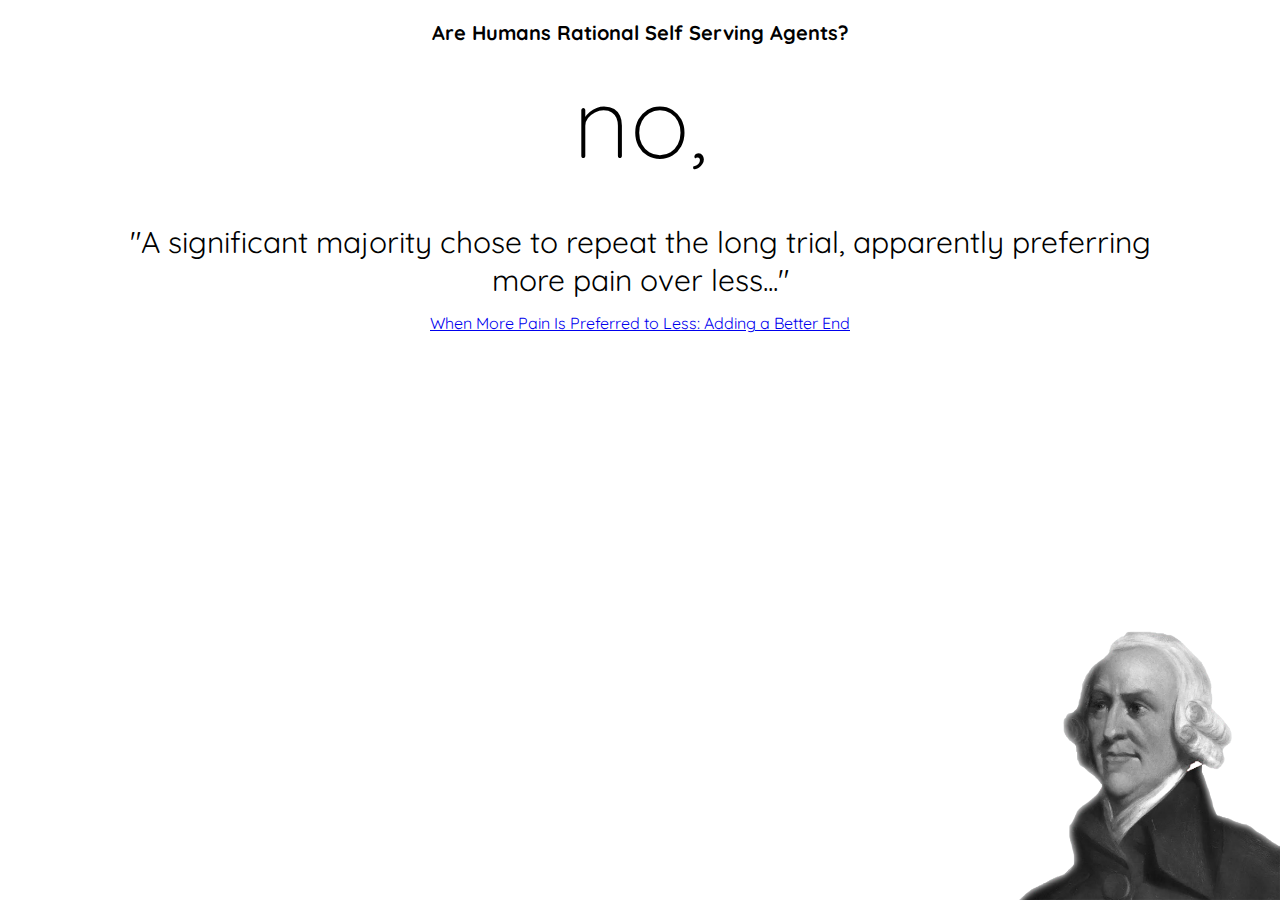
<file: index.html>
<!DOCTYPE html>
<html>
	<head>
		<link href='http://fonts.googleapis.com/css?family=Quicksand' rel='stylesheet' type='text/css'>
		<link href='https://fonts.googleapis.com/css?family=Roboto:400,100,100italic,300,300italic,400italic,500,700,500italic,700italic,900,900italic' rel='stylesheet' type='text/css'>	<link href="custom.css" rel="stylesheet" type="text/css">
	</head>
	<body>
		<h1>Are Humans Rational Self Serving Agents?</h1>
		<h2>no,</h2>
		<img id="smith" src="smith.png">
		<p>
			<script>
				var quote;
				var title;
				var num = Math.random();
				if (num < .33){
					quote = "\"...people systematically violate the requirements of consistency and coherence... inconsequential changes in the formulation of choice problems caused significant shifts in preference.\"";
					title = "The Framing of Decisions and the Psychology of Choice";
					title = title.link("http://psych.hanover.edu/classes/cognition/papers/tversky81.pdf");
				}
				if (num >= .33 && num < .66){
					quote = "\"...the sentencing decisions of experienced legal professionals are influenced by irrelevant sentencing demands even if they are blatantly determined at random.\"";
					title = "Playing Dice With Criminal Sentences: The Influence of Irrelevant Anchors on Experts\' Judicial Decision Making";
					title = title.link("http://psp.sagepub.com/content/32/2/188.full.pdf+html");
				}
				if (num >= .66){
					quote = "\"A significant majority chose to repeat the long trial, apparently preferring more pain over less...\"";
					title = "When More Pain Is Preferred to Less: Adding a Better End";
					title = title.link("http://brainimaging.waisman.wisc.edu/~perlman/0903-EmoPaper/KahnemanFredricksonSchreiberRedelmeier_1993_WhenMorePainIsPreferredToLess.pdf");
				}
				document.write(quote + "<br />");
				title = title.fontsize(3);
				document.write(title);
			</script>
		</p>
	</body>
</html>
</file>
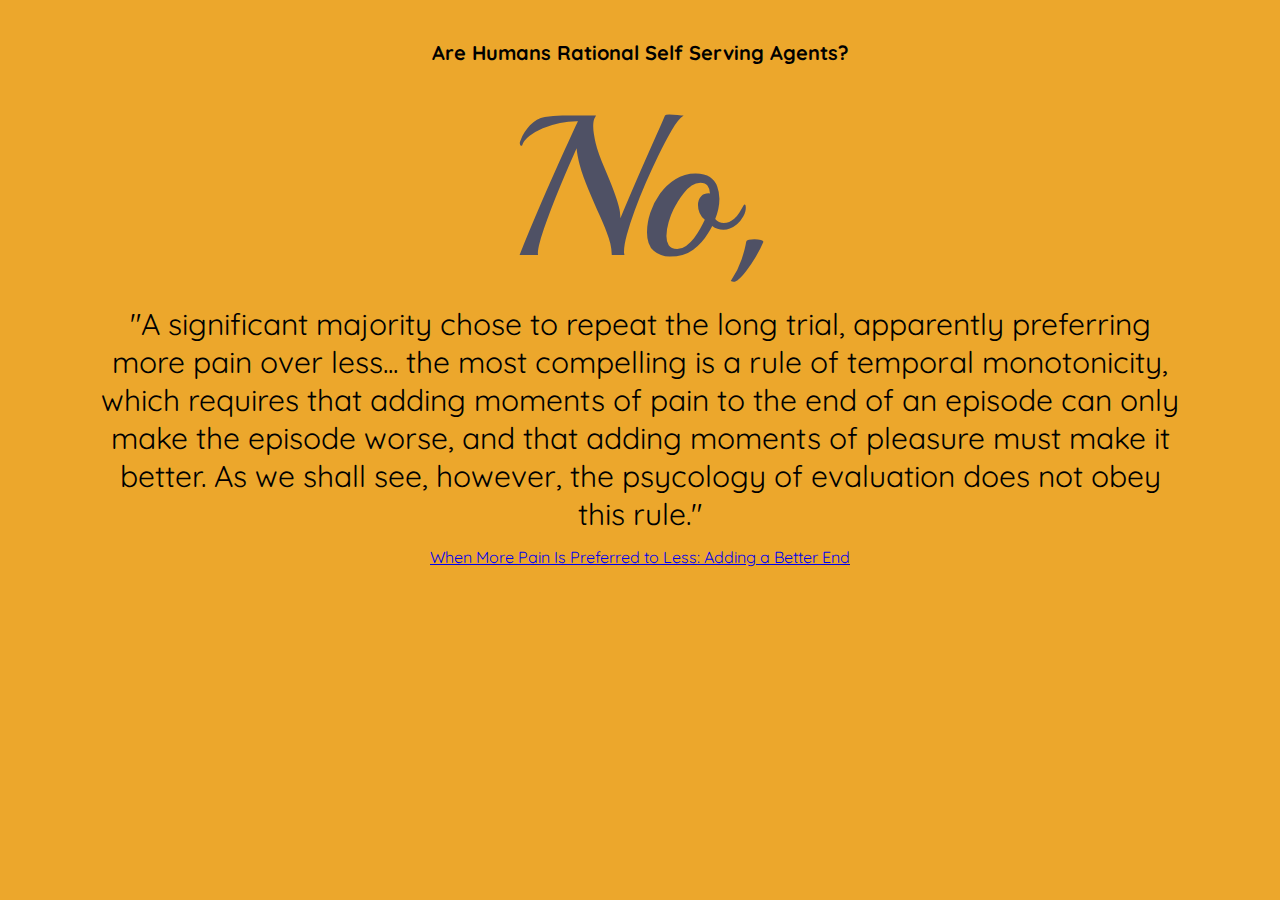
<file: rational.html>
<!DOCTYPE html>
<html>
	<link href='http://fonts.googleapis.com/css?family=Quicksand' rel='stylesheet' type='text/css'>
	<link href='http://fonts.googleapis.com/css?family=Playball' rel='stylesheet' type='text/css'>
	<head>
		<style>
			body {background-color:#ECA72C}
			p    {color: #4F5165}
		</style>
	</head>
	<body>
		<h1 style="font-family: Quicksand; text-align: center; font-size:20px; margin: 40px 40px -200px 40px;">Are Humans Rational Self Serving Agents?</h1>
		<p style= "font-family: 'Playball', cursive; font-size: 200px; text-align: center; margin-bottom: -100px;">No,</p>
		<!-- <h2 style = "font-family: Quicksand; text-align: center; margin: 70px;">
			According to a 1981 study by Tversky and Kahneman, "people systematically violate the requirements of consistency and coherence... inconsequential changes in the formulation of choice problems caused significant shifts in preference."
		</h2>
		<h3 style="font-family: Quicksand; text-align: center; font-size:14px;">
			<a href="http://www.jstor.org/stable/1685855?seq=1#page_scan_tab_contents">Stable URL</a> 
		</h3> -->
		<div style="font-family: Quicksand; text-align: center; font-size:30px; margin: 90px;"
			><script>
				var quote;
				var title;
				var num = Math.random();
				if (num < .33){
					quote = "\"...people systematically violate the requirements of consistency and coherence... inconsequential changes in the formulation of choice problems caused significant shifts in preference.\"";
					title = "The Framing of Decisions and the Psychology of Choice";
					title = title.link("http://www.jstor.org/stable/1685855");
				}
				if (num >= .33 && num < .66){
					quote = "\"...the sentencing decisions of experienced legal professionals are influenced by irrelevant sentencing demands even if they are blatantly determined at random.\"";
					title = "Playing Dice With Criminal Sentences: The Influence of Irrelevant Anchors on Experts\' Judicial Decision Making";
					title = title.link("http://psp.sagepub.com/content/32/2/188.full.pdf+html");
				}
				if (num >= .66){
					quote = "\"A significant majority chose to repeat the long trial, apparently preferring more pain over less... the most compelling is a rule of temporal monotonicity, which requires that adding moments of pain to the end of an episode can only make the episode worse, and that adding moments of pleasure must make it better. As we shall see, however, the psycology of evaluation does not obey this rule.\"";
					title = "When More Pain Is Preferred to Less: Adding a Better End";
					title = title.link("http://www.jstor.org.ezproxy.carleton.edu/stable/40062570");
				}
				document.write(quote +"<br />");
				title = title.fontsize(3);
				document.write(title +"<br />");
				document.write(link);
			</script>
		<div>
	</body>
</html>
</file>
<file: custom.css>
#smith {
	width: 40%;
	position: fixed;
	right: 0;
	bottom: 0;
}

body {
	font-family: Quicksand;
	text-align: center;
}

h1 {
	font-size: 20px;
	margin-top: 20px;
}

h2 {
	font-weight: 300;
	font-size: 100px;
	margin-bottom: -50px;
	margin-top: 0px;
}

p {
	font-size:30px;
	margin: 90px;"
}
</file>
